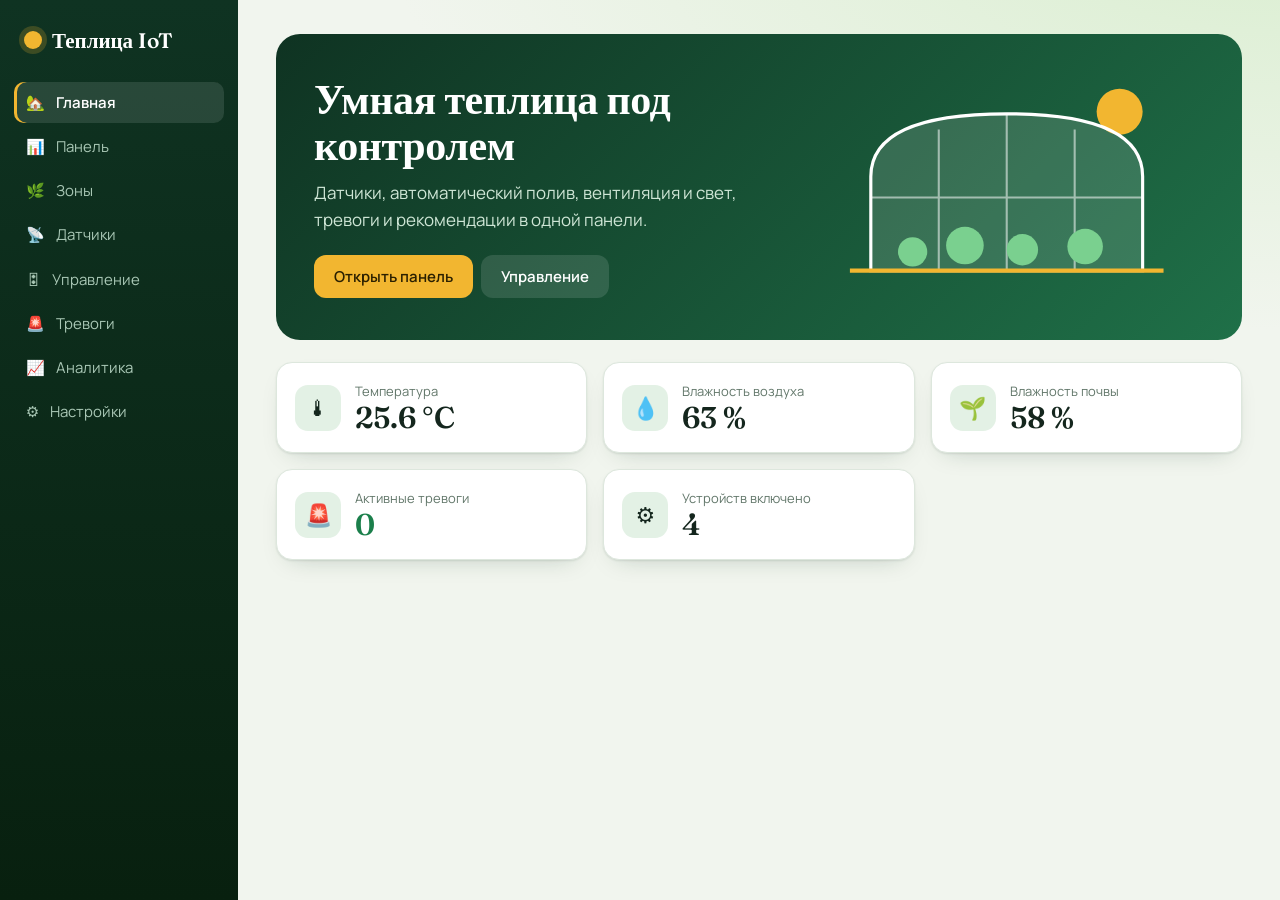
<file: index.html>
<!DOCTYPE html>
<html lang="ru"><head><meta charset="utf-8"><meta name="viewport" content="width=device-width,initial-scale=1"><title>Главная · Теплица IoT</title>
<link rel="preconnect" href="https://fonts.googleapis.com"><link href="https://fonts.googleapis.com/css2?family=Fraunces:wght@600&family=Manrope:wght@400;600&display=swap" rel="stylesheet">
<link rel="stylesheet" href="assets/css/style.css"></head>
<body data-page="index"><header id="nav"></header><main>
<section class="hero"><div><h1>Умная теплица под контролем</h1><p>Датчики, автоматический полив, вентиляция и свет, тревоги и рекомендации в одной панели.</p><a class="btn" href="dashboard.html">Открыть панель</a><a class="btn ghost" href="control.html">Управление</a></div>
<svg class="gh" viewBox="0 0 320 220" role="img" aria-label="Иллюстрация теплицы"><circle cx="268" cy="38" r="22" fill="#f2b630"/><path d="M30 190V100Q30 40 160 40T290 100V190Z" fill="#ffffff22" stroke="#fff" stroke-width="3"/><path d="M160 40V190M95 55V190M225 55V190M30 120H290" stroke="#ffffff88" stroke-width="2" fill="none"/><g fill="#7ad08f"><circle cx="70" cy="172" r="14"/><circle cx="120" cy="166" r="18"/><circle cx="175" cy="170" r="15"/><circle cx="235" cy="167" r="17"/></g><path d="M10 190H310" stroke="#f2b630" stroke-width="4"/></svg></section><div id="view"></div>
</main>
<script src="assets/js/data.js"></script>
<script src="assets/js/storage.js"></script>
<script src="assets/js/simulator.js"></script>
<script src="assets/js/automation.js"></script>
<script src="assets/js/alerts.js"></script>
<script src="assets/js/analytics.js"></script>
<script src="assets/js/dashboard.js"></script>
</body></html>
</file>
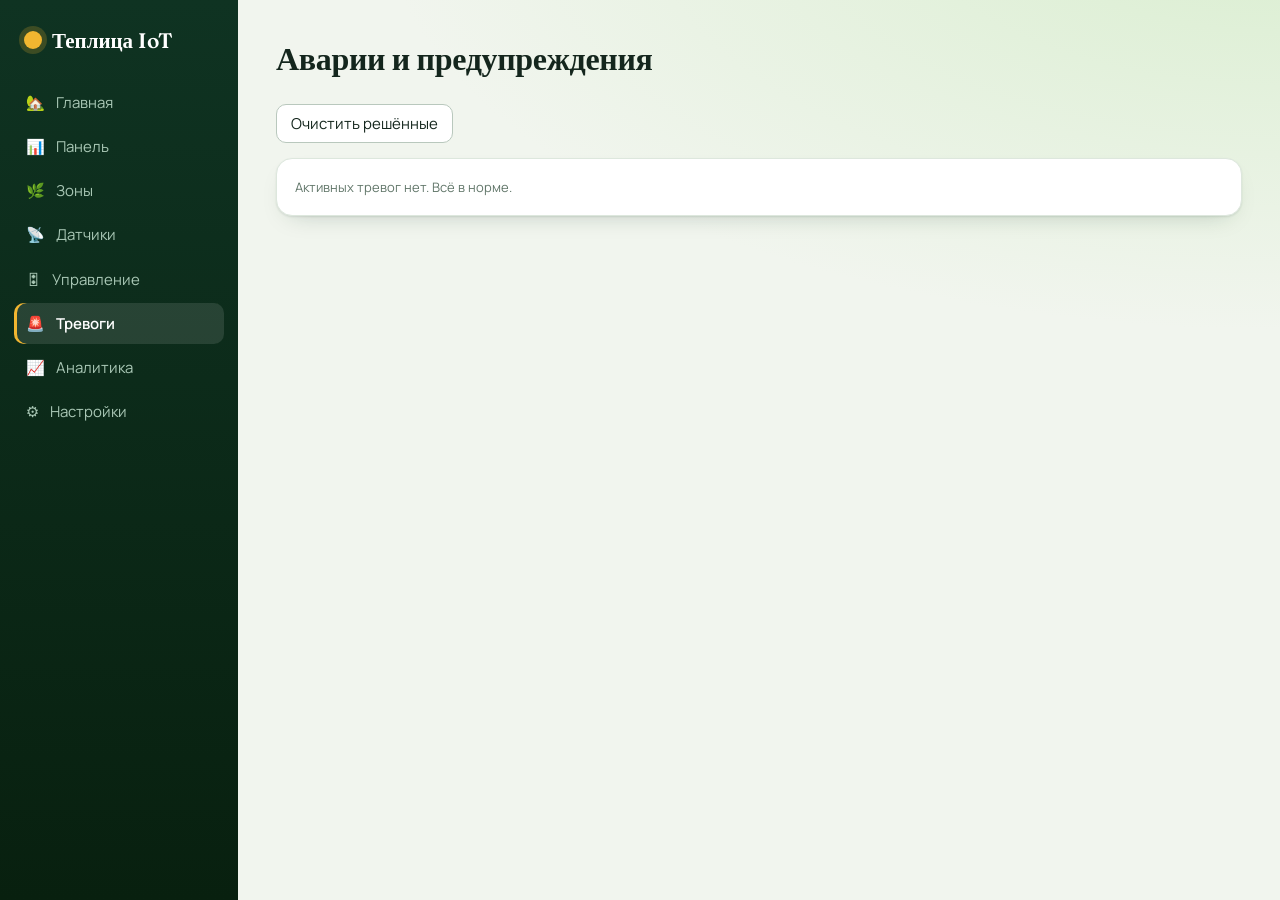
<file: alerts.html>
<!DOCTYPE html>
<html lang="ru"><head><meta charset="utf-8"><meta name="viewport" content="width=device-width,initial-scale=1"><title>Тревоги · Теплица IoT</title>
<link rel="preconnect" href="https://fonts.googleapis.com"><link href="https://fonts.googleapis.com/css2?family=Fraunces:wght@600&family=Manrope:wght@400;600&display=swap" rel="stylesheet">
<link rel="stylesheet" href="assets/css/style.css"></head>
<body data-page="alerts"><header id="nav"></header><main>
<h1>Аварии и предупреждения</h1><div id="view"></div>
</main>
<script src="assets/js/data.js"></script>
<script src="assets/js/storage.js"></script>
<script src="assets/js/simulator.js"></script>
<script src="assets/js/automation.js"></script>
<script src="assets/js/alerts.js"></script>
<script src="assets/js/analytics.js"></script>
<script src="assets/js/dashboard.js"></script>
</body></html>
</file>
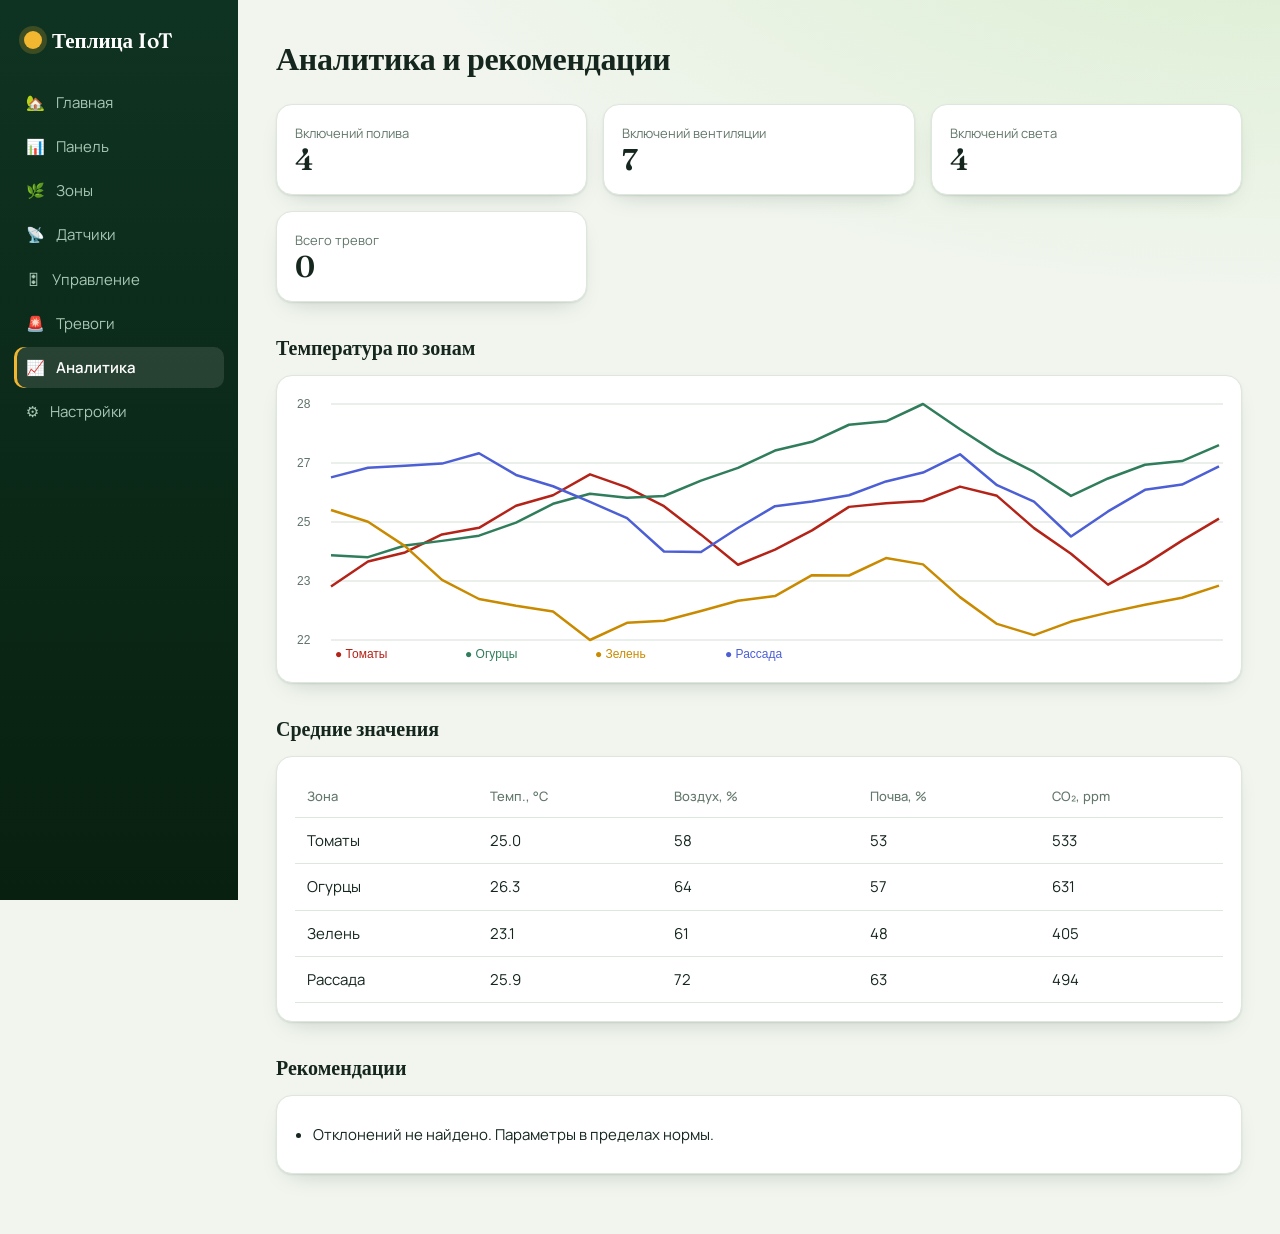
<file: analytics.html>
<!DOCTYPE html>
<html lang="ru"><head><meta charset="utf-8"><meta name="viewport" content="width=device-width,initial-scale=1"><title>Аналитика · Теплица IoT</title>
<link rel="preconnect" href="https://fonts.googleapis.com"><link href="https://fonts.googleapis.com/css2?family=Fraunces:wght@600&family=Manrope:wght@400;600&display=swap" rel="stylesheet">
<link rel="stylesheet" href="assets/css/style.css"></head>
<body data-page="analytics"><header id="nav"></header><main>
<h1>Аналитика и рекомендации</h1><div id="view"></div>
</main>
<script src="assets/js/data.js"></script>
<script src="assets/js/storage.js"></script>
<script src="assets/js/simulator.js"></script>
<script src="assets/js/automation.js"></script>
<script src="assets/js/alerts.js"></script>
<script src="assets/js/analytics.js"></script>
<script src="assets/js/dashboard.js"></script>
</body></html>
</file>
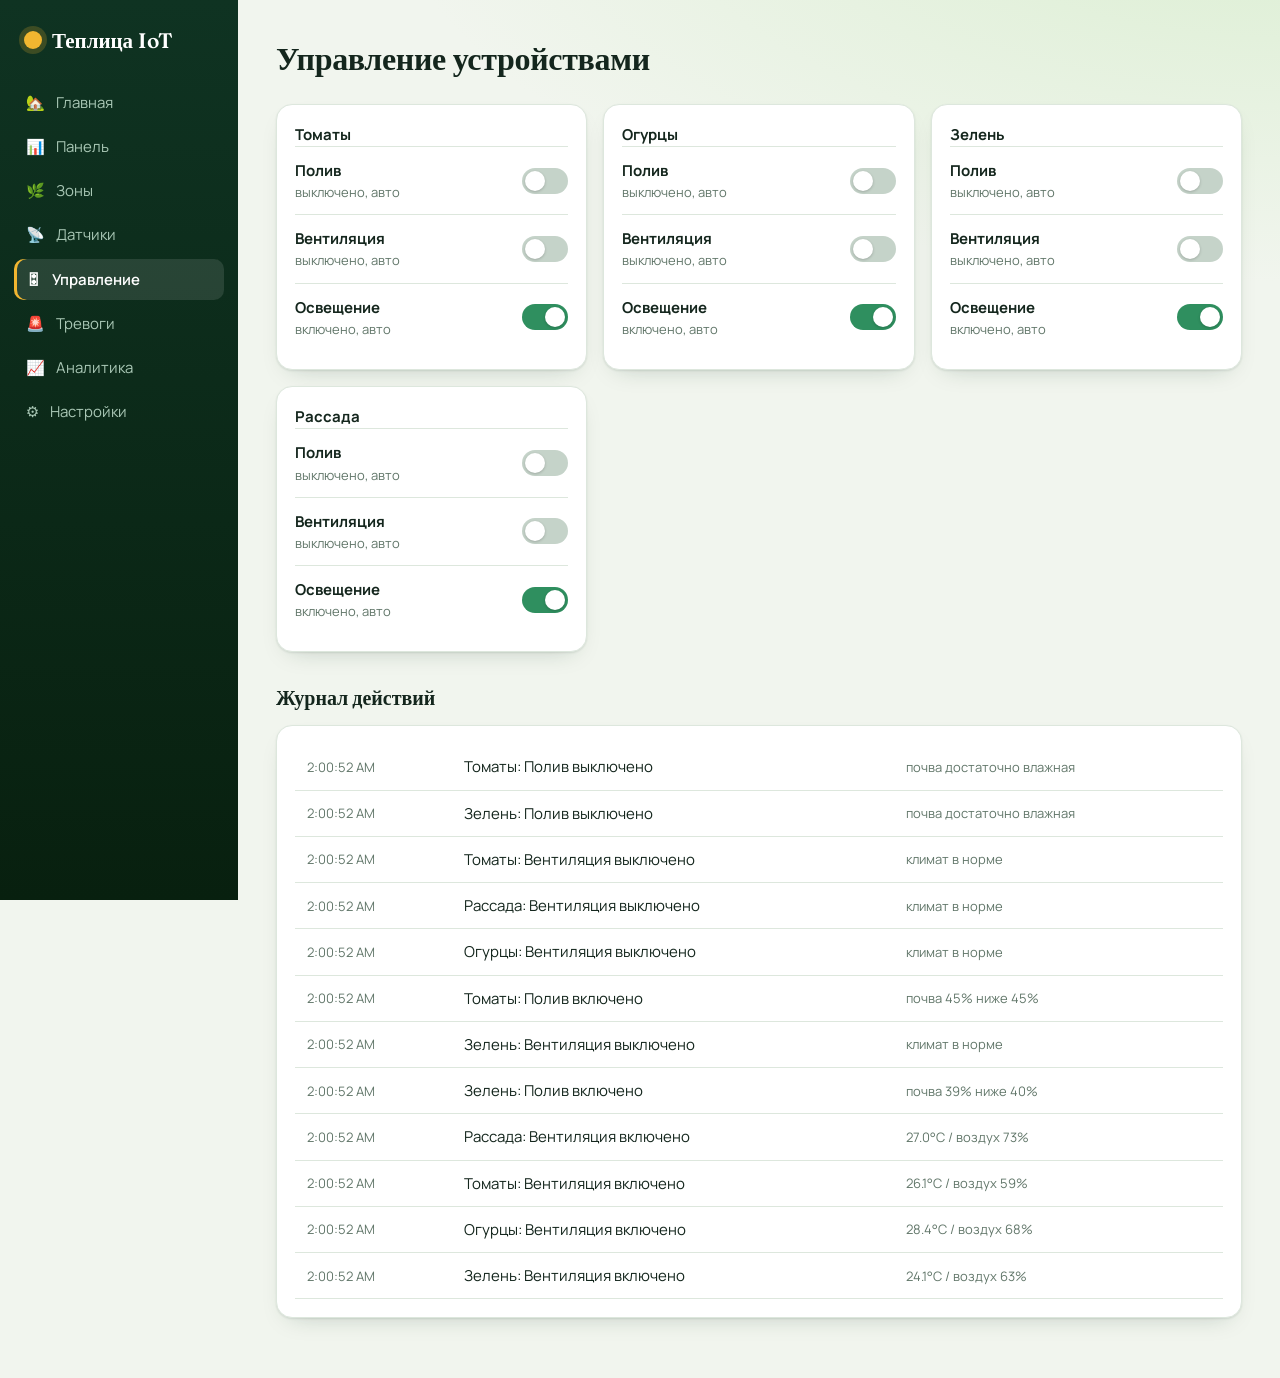
<file: control.html>
<!DOCTYPE html>
<html lang="ru"><head><meta charset="utf-8"><meta name="viewport" content="width=device-width,initial-scale=1"><title>Управление · Теплица IoT</title>
<link rel="preconnect" href="https://fonts.googleapis.com"><link href="https://fonts.googleapis.com/css2?family=Fraunces:wght@600&family=Manrope:wght@400;600&display=swap" rel="stylesheet">
<link rel="stylesheet" href="assets/css/style.css"></head>
<body data-page="control"><header id="nav"></header><main>
<h1>Управление устройствами</h1><div id="view"></div>
</main>
<script src="assets/js/data.js"></script>
<script src="assets/js/storage.js"></script>
<script src="assets/js/simulator.js"></script>
<script src="assets/js/automation.js"></script>
<script src="assets/js/alerts.js"></script>
<script src="assets/js/analytics.js"></script>
<script src="assets/js/dashboard.js"></script>
</body></html>
</file>
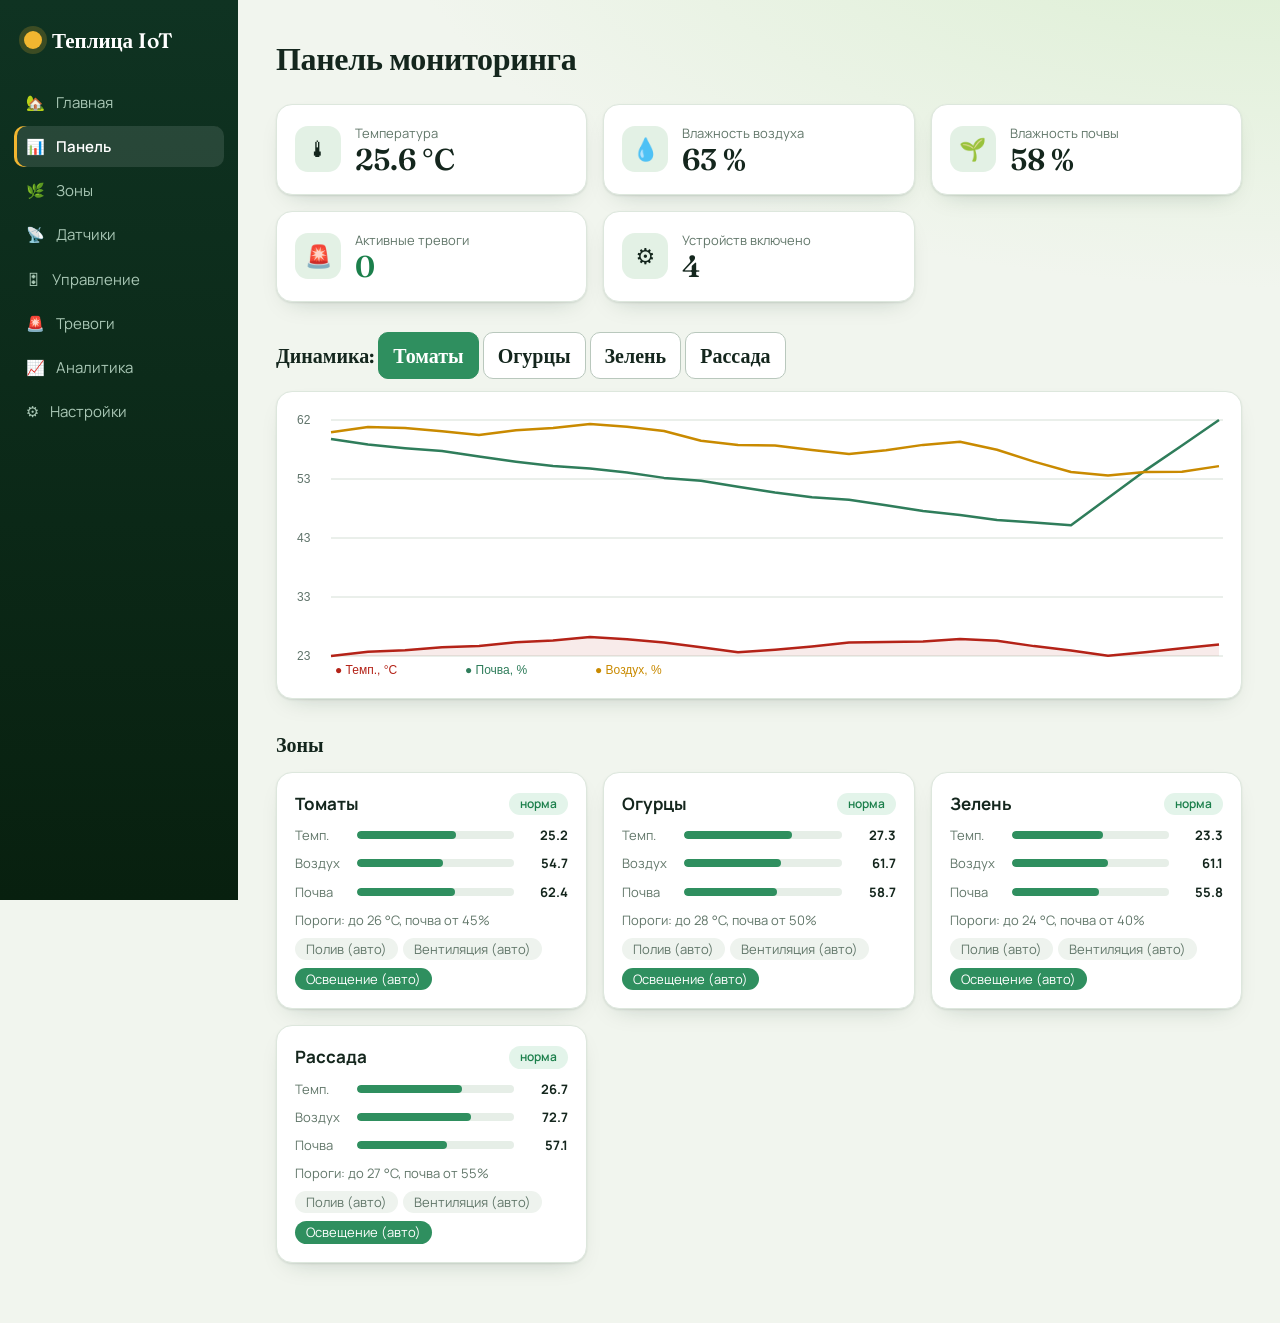
<file: dashboard.html>
<!DOCTYPE html>
<html lang="ru"><head><meta charset="utf-8"><meta name="viewport" content="width=device-width,initial-scale=1"><title>Панель · Теплица IoT</title>
<link rel="preconnect" href="https://fonts.googleapis.com"><link href="https://fonts.googleapis.com/css2?family=Fraunces:wght@600&family=Manrope:wght@400;600&display=swap" rel="stylesheet">
<link rel="stylesheet" href="assets/css/style.css"></head>
<body data-page="dashboard"><header id="nav"></header><main>
<h1>Панель мониторинга</h1><div id="view"></div>
</main>
<script src="assets/js/data.js"></script>
<script src="assets/js/storage.js"></script>
<script src="assets/js/simulator.js"></script>
<script src="assets/js/automation.js"></script>
<script src="assets/js/alerts.js"></script>
<script src="assets/js/analytics.js"></script>
<script src="assets/js/dashboard.js"></script>
</body></html>
</file>
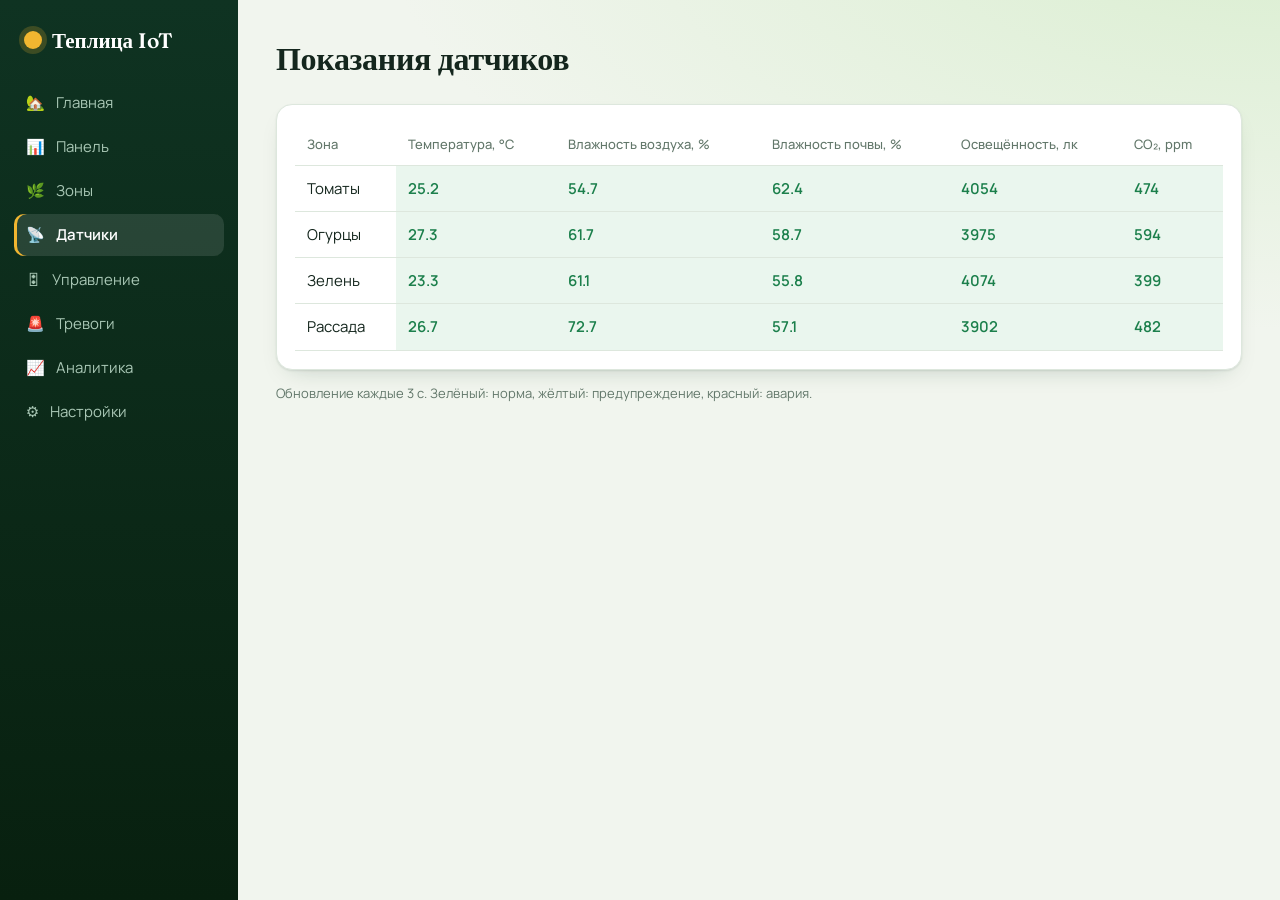
<file: sensors.html>
<!DOCTYPE html>
<html lang="ru"><head><meta charset="utf-8"><meta name="viewport" content="width=device-width,initial-scale=1"><title>Датчики · Теплица IoT</title>
<link rel="preconnect" href="https://fonts.googleapis.com"><link href="https://fonts.googleapis.com/css2?family=Fraunces:wght@600&family=Manrope:wght@400;600&display=swap" rel="stylesheet">
<link rel="stylesheet" href="assets/css/style.css"></head>
<body data-page="sensors"><header id="nav"></header><main>
<h1>Показания датчиков</h1><div id="view"></div>
</main>
<script src="assets/js/data.js"></script>
<script src="assets/js/storage.js"></script>
<script src="assets/js/simulator.js"></script>
<script src="assets/js/automation.js"></script>
<script src="assets/js/alerts.js"></script>
<script src="assets/js/analytics.js"></script>
<script src="assets/js/dashboard.js"></script>
</body></html>
</file>
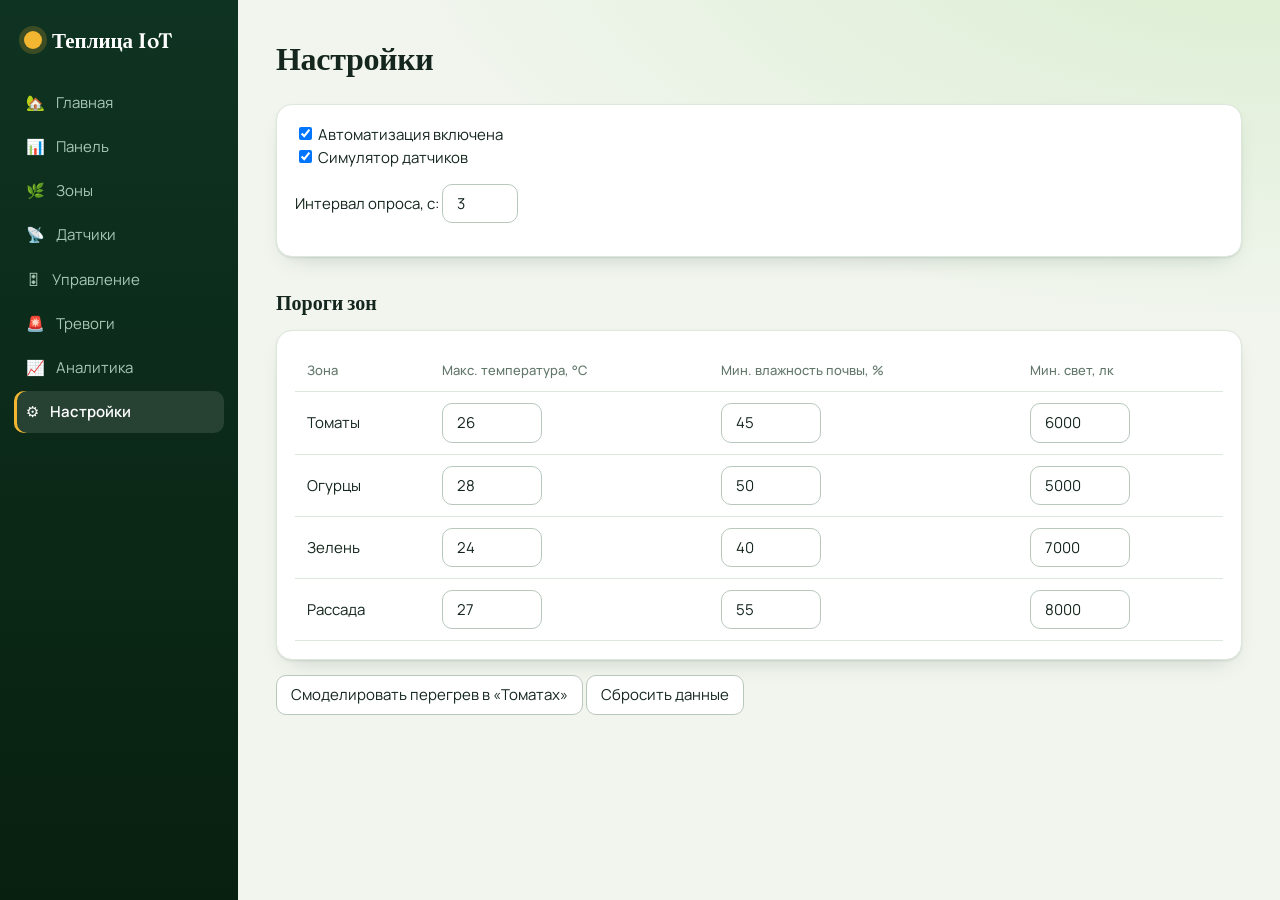
<file: settings.html>
<!DOCTYPE html>
<html lang="ru"><head><meta charset="utf-8"><meta name="viewport" content="width=device-width,initial-scale=1"><title>Настройки · Теплица IoT</title>
<link rel="preconnect" href="https://fonts.googleapis.com"><link href="https://fonts.googleapis.com/css2?family=Fraunces:wght@600&family=Manrope:wght@400;600&display=swap" rel="stylesheet">
<link rel="stylesheet" href="assets/css/style.css"></head>
<body data-page="settings"><header id="nav"></header><main>
<h1>Настройки</h1><div id="view"></div>
</main>
<script src="assets/js/data.js"></script>
<script src="assets/js/storage.js"></script>
<script src="assets/js/simulator.js"></script>
<script src="assets/js/automation.js"></script>
<script src="assets/js/alerts.js"></script>
<script src="assets/js/analytics.js"></script>
<script src="assets/js/dashboard.js"></script>
</body></html>
</file>
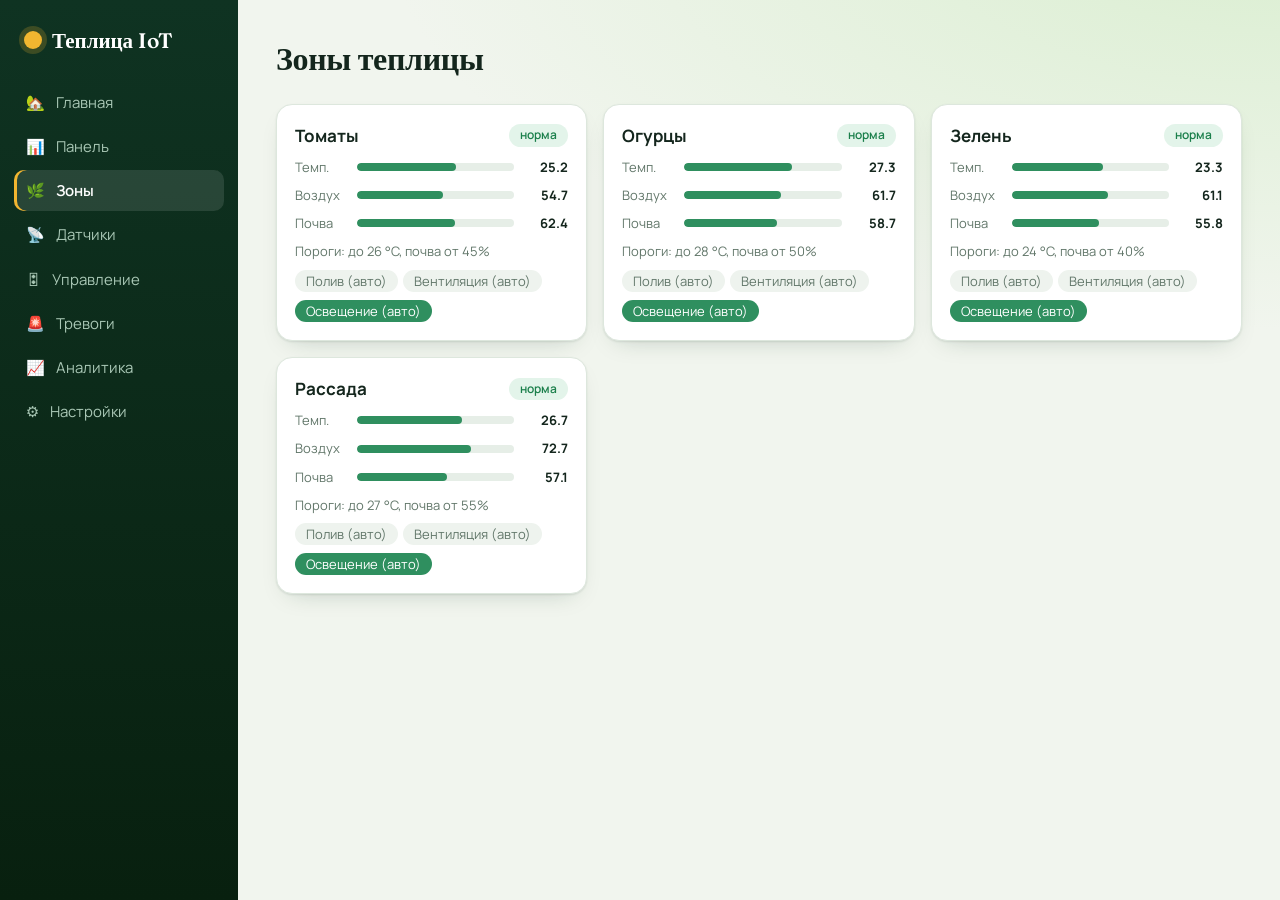
<file: zones.html>
<!DOCTYPE html>
<html lang="ru"><head><meta charset="utf-8"><meta name="viewport" content="width=device-width,initial-scale=1"><title>Зоны · Теплица IoT</title>
<link rel="preconnect" href="https://fonts.googleapis.com"><link href="https://fonts.googleapis.com/css2?family=Fraunces:wght@600&family=Manrope:wght@400;600&display=swap" rel="stylesheet">
<link rel="stylesheet" href="assets/css/style.css"></head>
<body data-page="zones"><header id="nav"></header><main>
<h1>Зоны теплицы</h1><div id="view"></div>
</main>
<script src="assets/js/data.js"></script>
<script src="assets/js/storage.js"></script>
<script src="assets/js/simulator.js"></script>
<script src="assets/js/automation.js"></script>
<script src="assets/js/alerts.js"></script>
<script src="assets/js/analytics.js"></script>
<script src="assets/js/dashboard.js"></script>
</body></html>
</file>
<file: assets/css/style.css>
:root{--bg:#f1f5ee;--card:#fff;--line:#dde7dd;--tx:#14261d;--mu:#62776a;--ok:#1b7f4b;--wa:#a8610a;--cr:#c0321f;--ac:#2f8f5f;--sun:#f2b630;--sh:0 1px 2px #0f33221a,0 10px 26px -14px #0f332244}
*{box-sizing:border-box}
body{margin:0;display:grid;grid-template-columns:238px 1fr;min-height:100vh;font:15px/1.55 Manrope,system-ui,sans-serif;color:var(--tx);background:radial-gradient(900px 420px at 100% -10%,#d9eecf,transparent),var(--bg)}
h1,h2,.logo,.kpi{font-family:Fraunces,Georgia,serif;font-weight:600}
header{position:sticky;top:0;height:100vh;display:flex;flex-direction:column;gap:3px;padding:24px 14px;background:linear-gradient(180deg,#0f3322,#08200f)}
.logo{display:flex;align-items:center;gap:10px;color:#fff;font-size:21px;padding:0 10px 22px}
.logo i{width:18px;height:18px;border-radius:50%;background:var(--sun);box-shadow:0 0 0 5px #f2b63033}
header a{display:flex;align-items:center;gap:11px;color:#a9c7b5;text-decoration:none;padding:9px 12px;border-radius:10px}
header a:hover{background:#ffffff0f;color:#fff}
header a.on{background:#ffffff1c;color:#fff;font-weight:600;box-shadow:inset 3px 0 0 var(--sun)}
.bd{margin-left:auto;background:var(--cr);color:#fff;border-radius:10px;padding:0 8px;font-size:12px}
a:focus-visible,button:focus-visible,input:focus-visible{outline:3px solid var(--sun);outline-offset:2px}
main{padding:34px 38px 60px;max-width:1180px;width:100%}
h1{margin:0 0 20px;font-size:32px;letter-spacing:-.01em}h2{font-size:20px;margin:30px 0 12px}
.grid{display:grid;grid-template-columns:repeat(auto-fit,minmax(230px,1fr));gap:16px}
.card{background:var(--card);border:1px solid var(--line);border-radius:16px;padding:18px;box-shadow:var(--sh)}
.k{display:flex;align-items:center;gap:14px}
.ic{width:46px;height:46px;border-radius:13px;background:#e3f1e5;display:grid;place-items:center;font-size:22px}
.kpi{font-size:30px;line-height:1.1}.mu{color:var(--mu);font-size:13px}
.ok{color:var(--ok)}.wa{color:var(--wa)}.cr{color:var(--cr)}
.zh{display:flex;justify-content:space-between;align-items:center;margin-bottom:8px;font-size:17px}
.pill{font-size:12px;font-weight:600;padding:2px 11px;border-radius:99px;background:#e3f4ea}.pill.wa{background:#fdf0d2}.pill.cr{background:#fde2de}
.bar{display:grid;grid-template-columns:54px 1fr 46px;gap:8px;align-items:center;font-size:13px;margin:8px 0}
.bar span{color:var(--mu)}.bar b{text-align:right}
.bar i{height:8px;border-radius:4px;background:#e6eee7;overflow:hidden}
.bar u{display:block;height:100%;border-radius:4px;background:var(--ac);transition:width .6s}
.bar u.wa{background:var(--sun)}.bar u.cr{background:var(--cr)}
.tag{display:inline-block;padding:1px 11px;border-radius:99px;font-size:13px;background:#eef3ee;margin:8px 5px 0 0;color:var(--mu)}
.tag.on{background:var(--ac);color:#fff}
.sc{overflow-x:auto}table{width:100%;border-collapse:collapse}
th,td{padding:11px 12px;border-bottom:1px solid var(--line);text-align:left}th{color:var(--mu);font-weight:500;font-size:13px}
td.ok,td.wa,td.cr{font-weight:600}td.ok{background:#eaf6ee}td.wa{background:#fdf3da}td.cr{background:#fde6e2}
button,input{font:inherit;background:#fff;color:var(--tx);border:1px solid #b9c8bd;border-radius:10px;padding:7px 14px}
button{cursor:pointer;transition:border-color .15s}button:hover{border-color:var(--ac)}
button.p{background:var(--ac);color:#fff;border-color:var(--ac)}
.sw{width:46px;height:26px;padding:0;border:0;border-radius:13px;background:#c5d3c9;position:relative;transition:background .2s}
.sw:after{content:"";position:absolute;top:3px;left:3px;width:20px;height:20px;border-radius:50%;background:#fff;transition:transform .2s;box-shadow:0 1px 3px #0003}
.sw.on{background:var(--ac)}.sw.on:after{transform:translateX(20px)}
.dv{display:flex;align-items:center;gap:12px;padding:12px 0;border-top:1px solid var(--line)}.dv>div{flex:1}
.lnk{border:0;background:none;color:var(--ac);padding:0;text-decoration:underline;font-size:13px}
canvas{width:100%;height:270px;display:block}
.hero{display:grid;grid-template-columns:1.2fr 1fr;gap:20px;align-items:center;padding:38px;border-radius:24px;color:#fff;margin-bottom:22px;background:linear-gradient(135deg,#0f3322,#1f7048)}
.hero h1{font-size:42px;line-height:1.1;margin:0 0 12px}.hero p{color:#cfe6d6;font-size:17px;max-width:520px;margin:0 0 22px}
.btn{display:inline-block;padding:10px 20px;border-radius:12px;background:var(--sun);color:#2b2000;font-weight:600;text-decoration:none;margin-right:8px}
.btn.ghost{background:#ffffff1f;color:#fff}.gh{width:100%;max-height:230px}
.al{border-left:5px solid var(--sun);margin-bottom:12px}.al.critical{border-left-color:var(--cr)}.al.done{opacity:.55}
ul.rec{padding-left:18px;margin:0}ul.rec li{margin:9px 0}
@media(max-width:820px){body{display:block}
 header{position:sticky;z-index:5;height:auto;flex-direction:row;overflow-x:auto;padding:8px}.logo{display:none}header a{white-space:nowrap}
 main{padding:20px 16px 50px}.hero{grid-template-columns:1fr;padding:24px}.hero h1{font-size:32px}.gh{display:none}}
</file>
